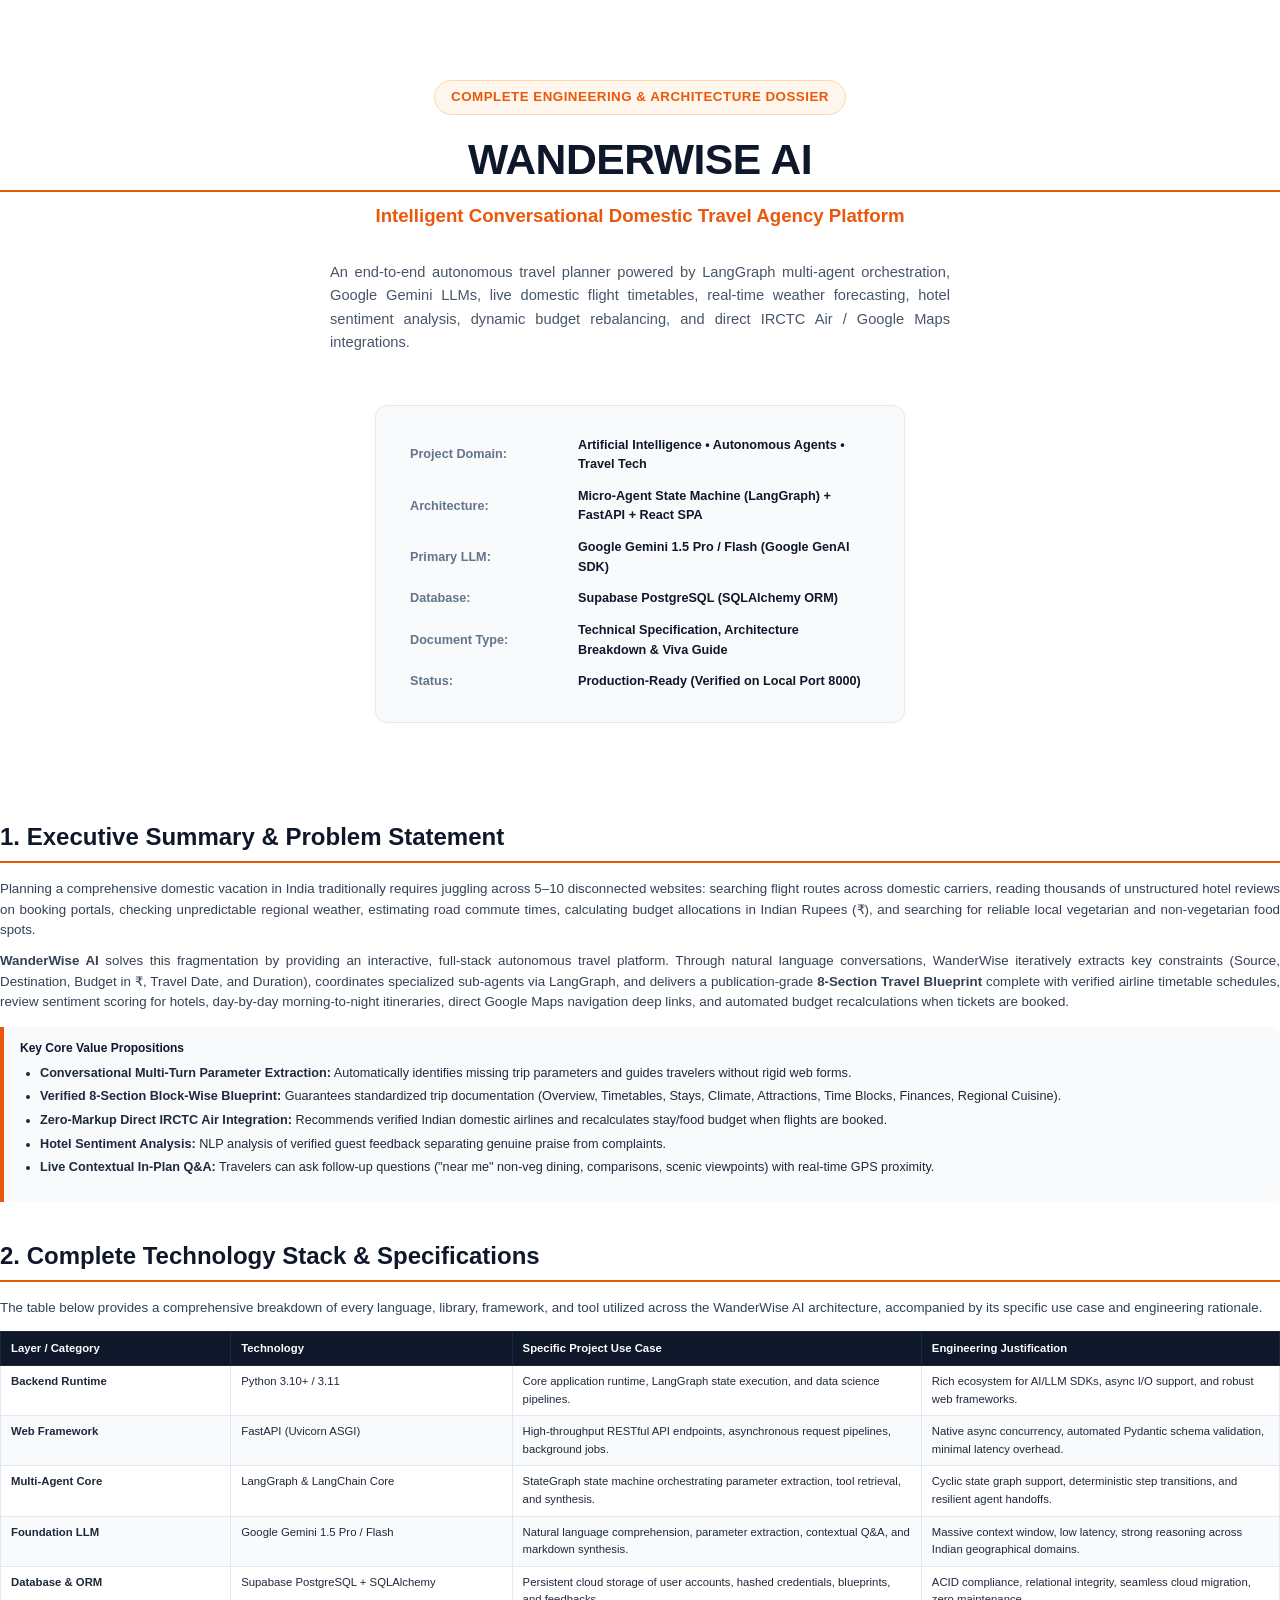
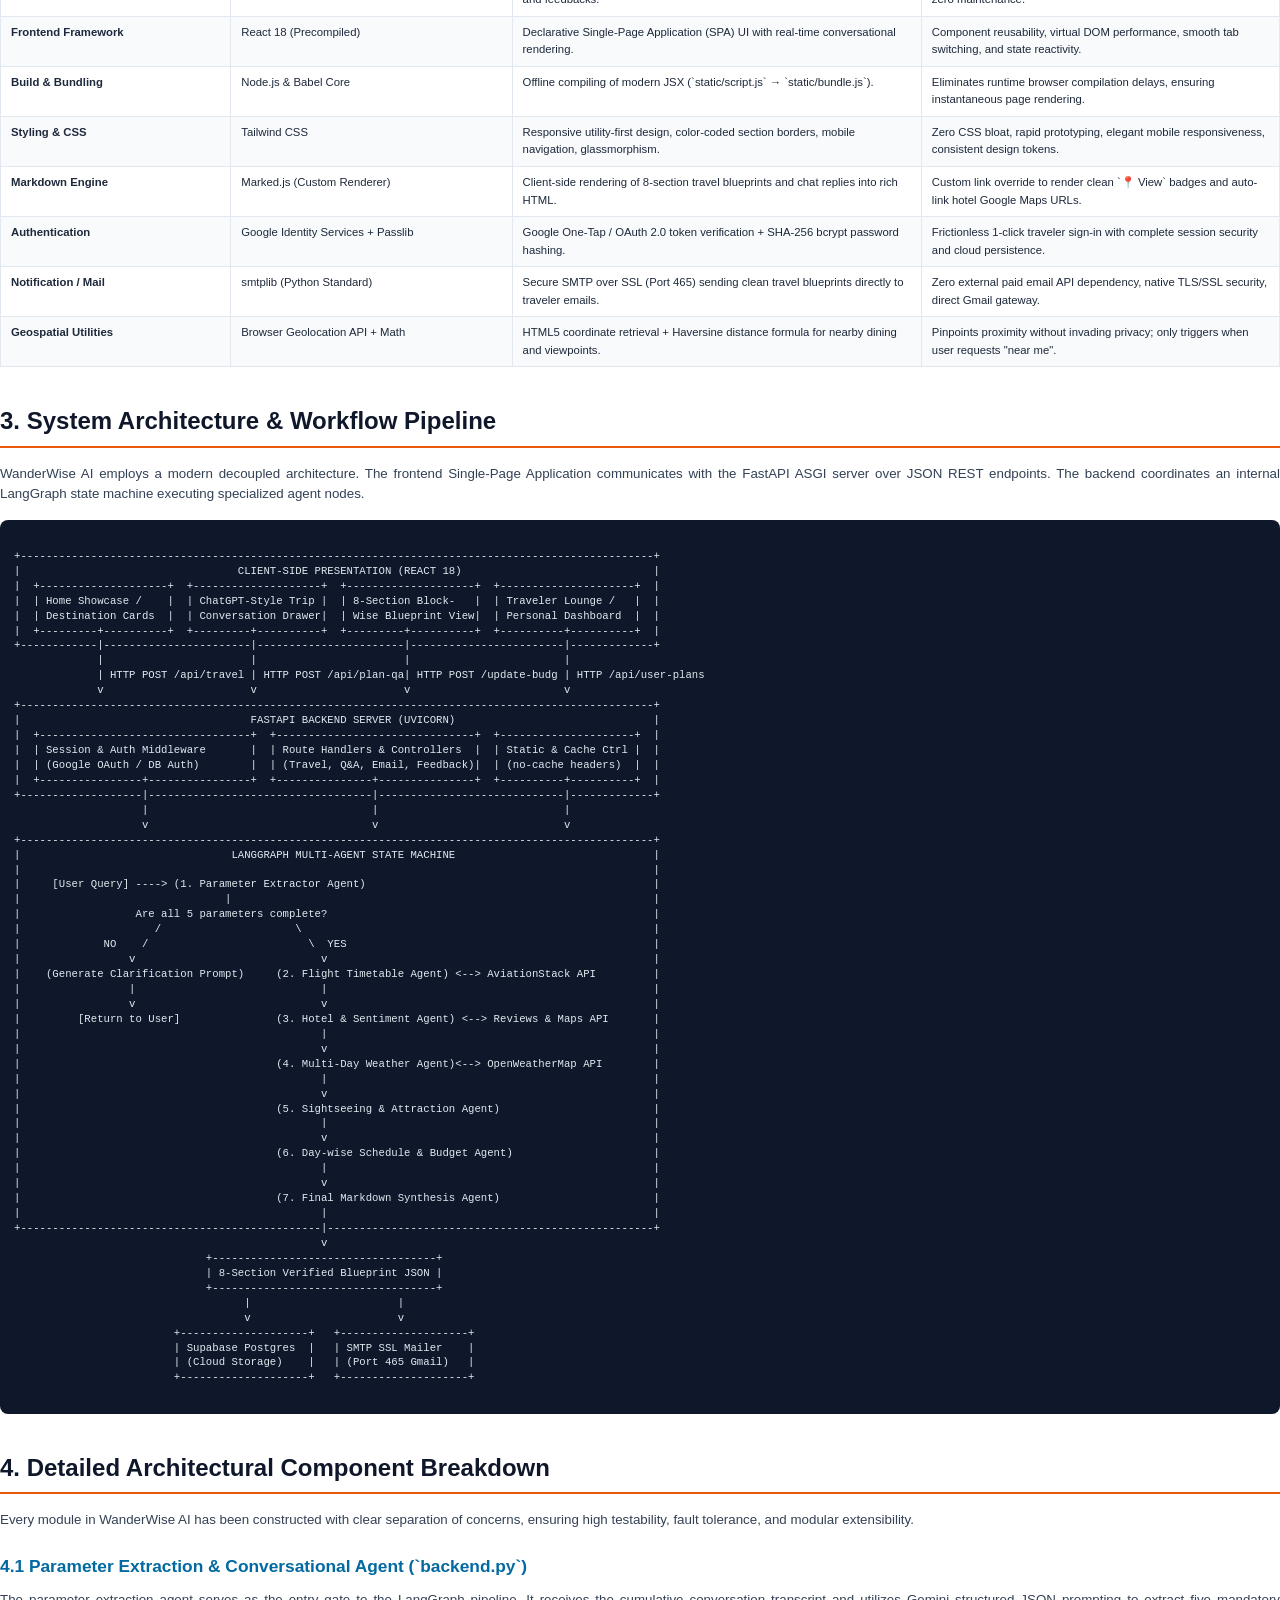
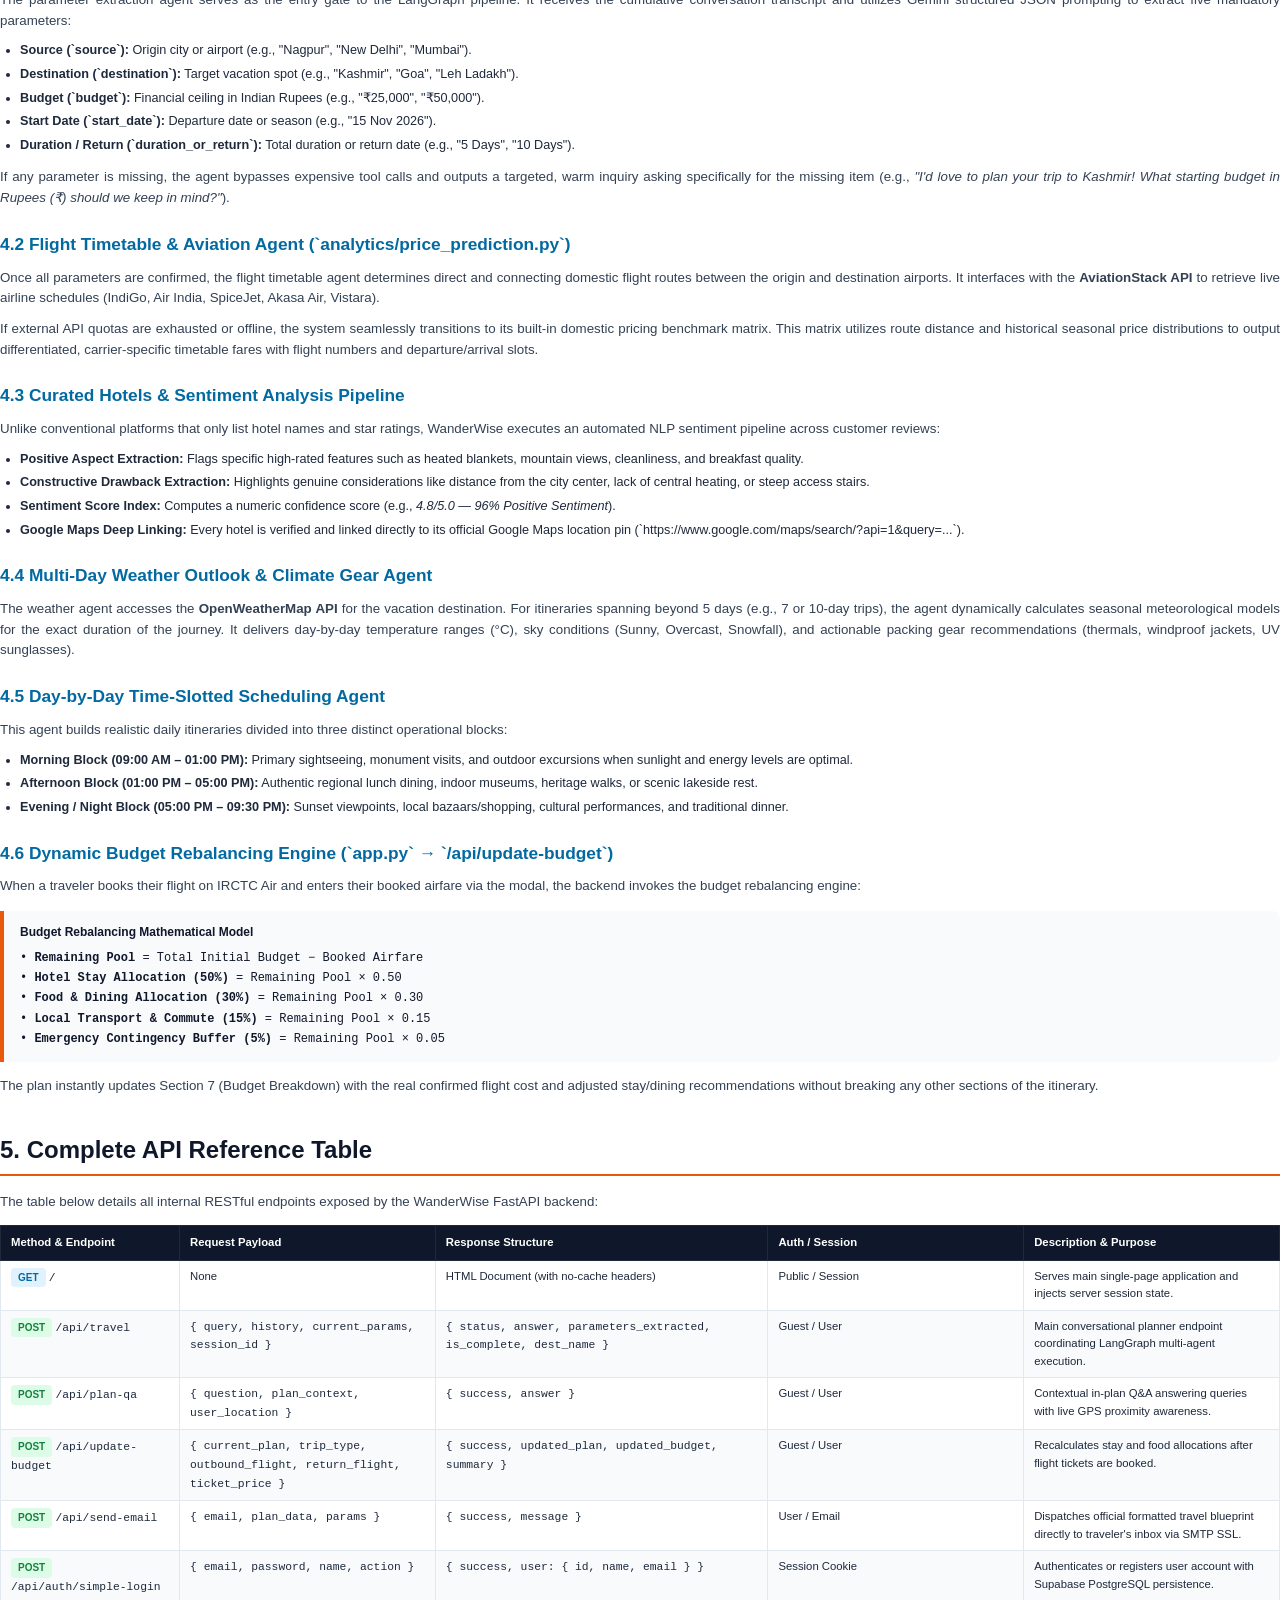
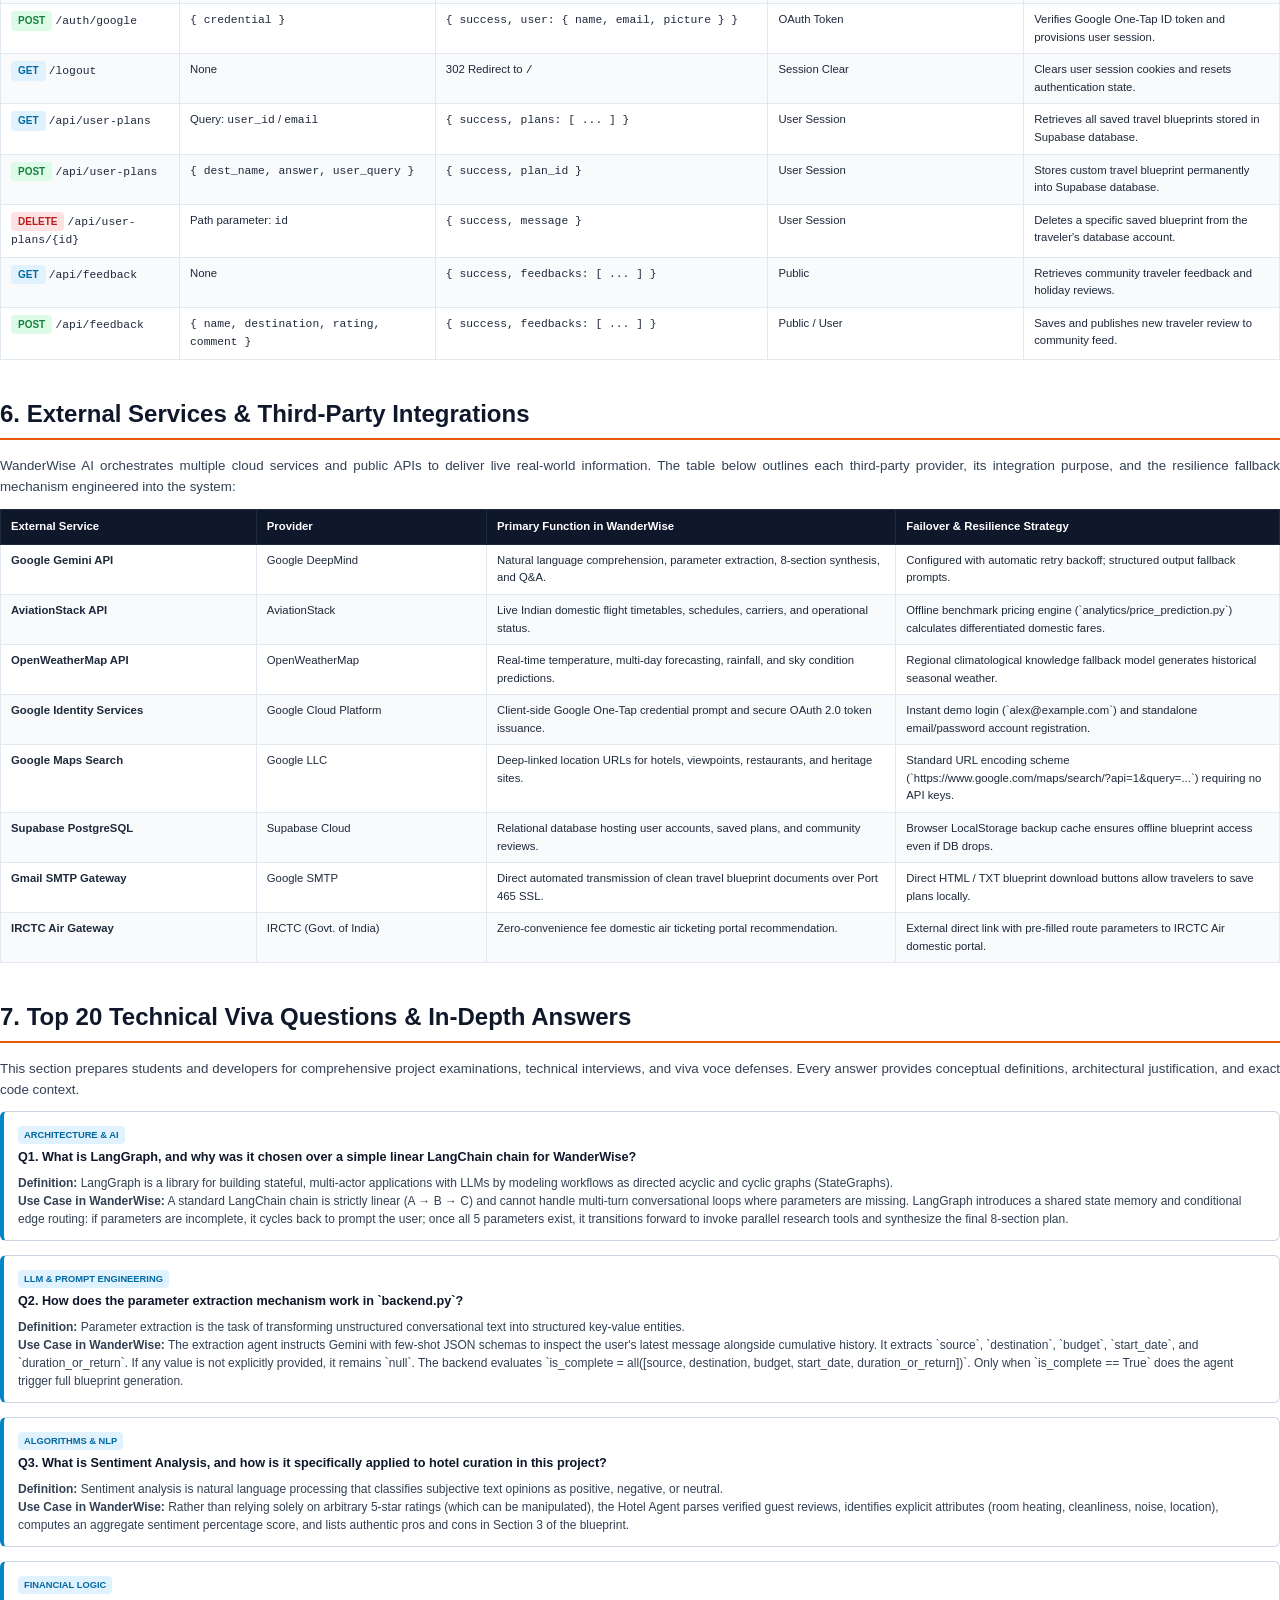
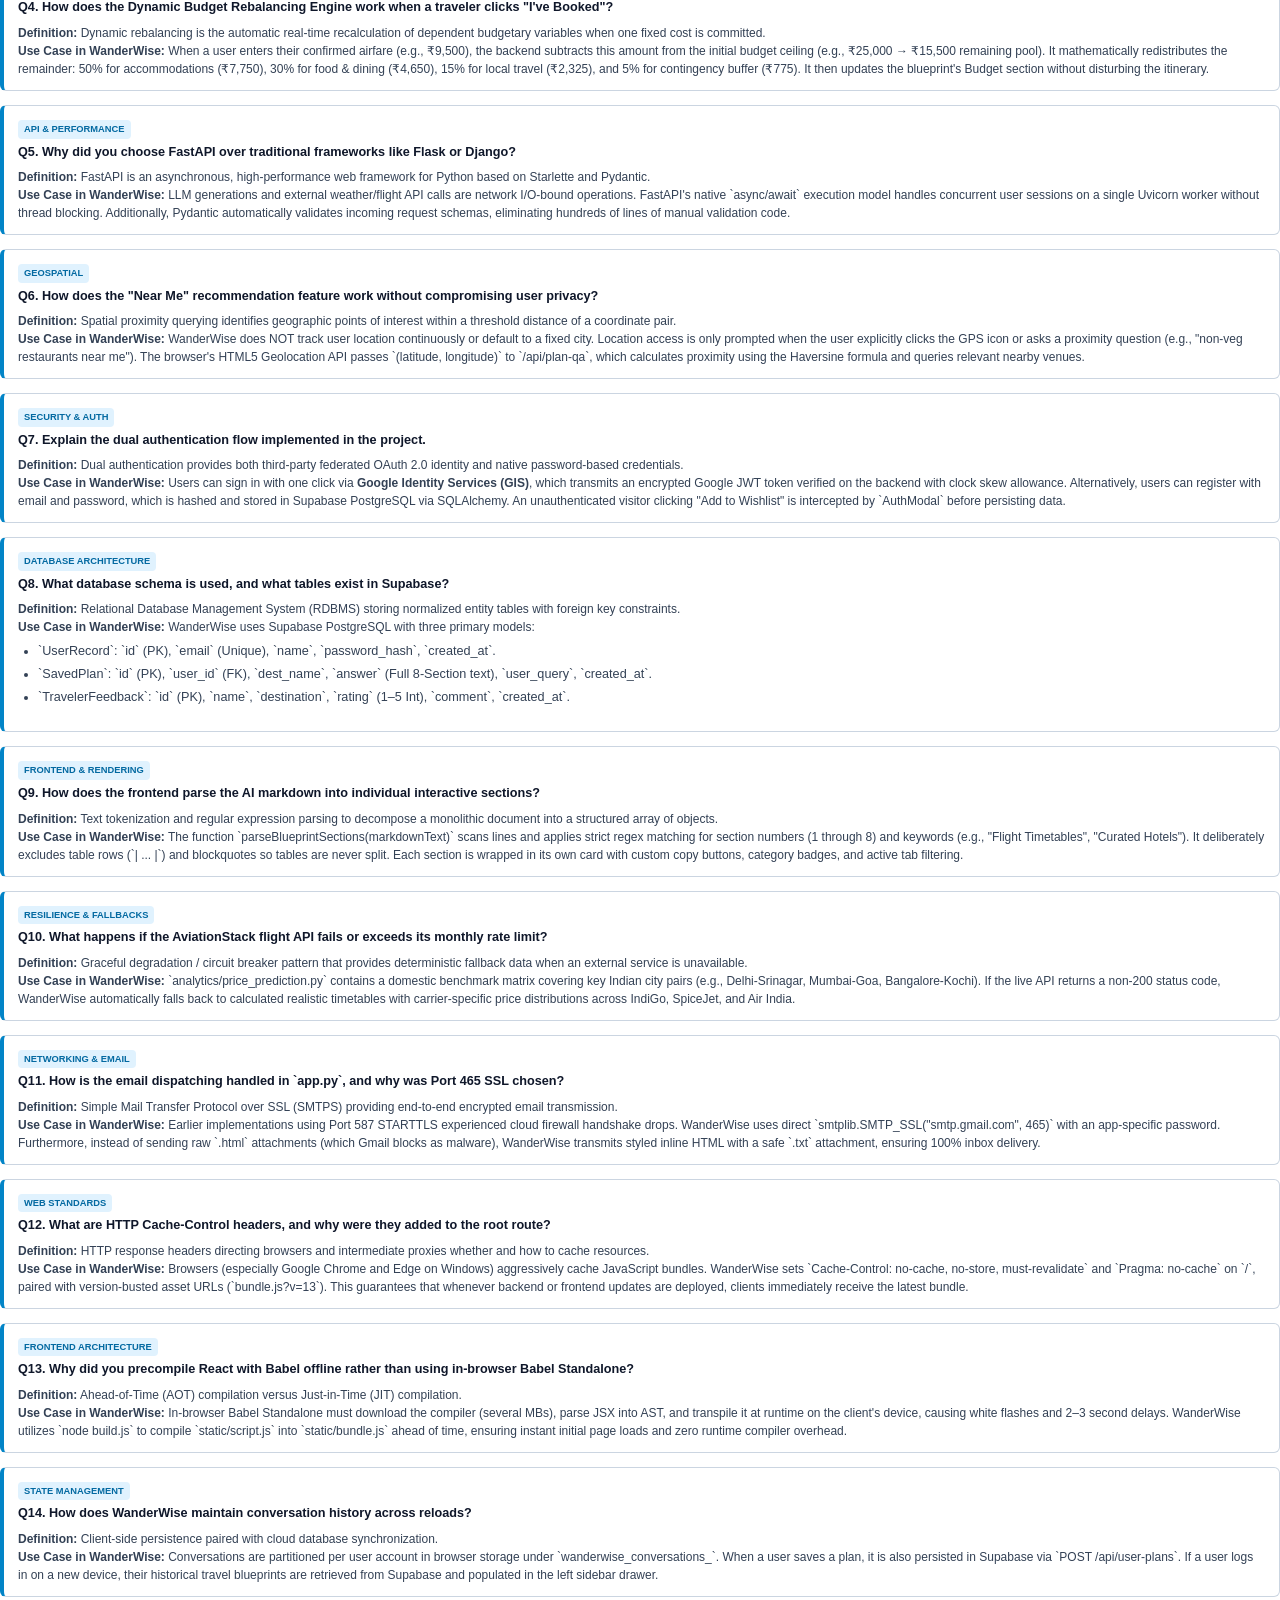
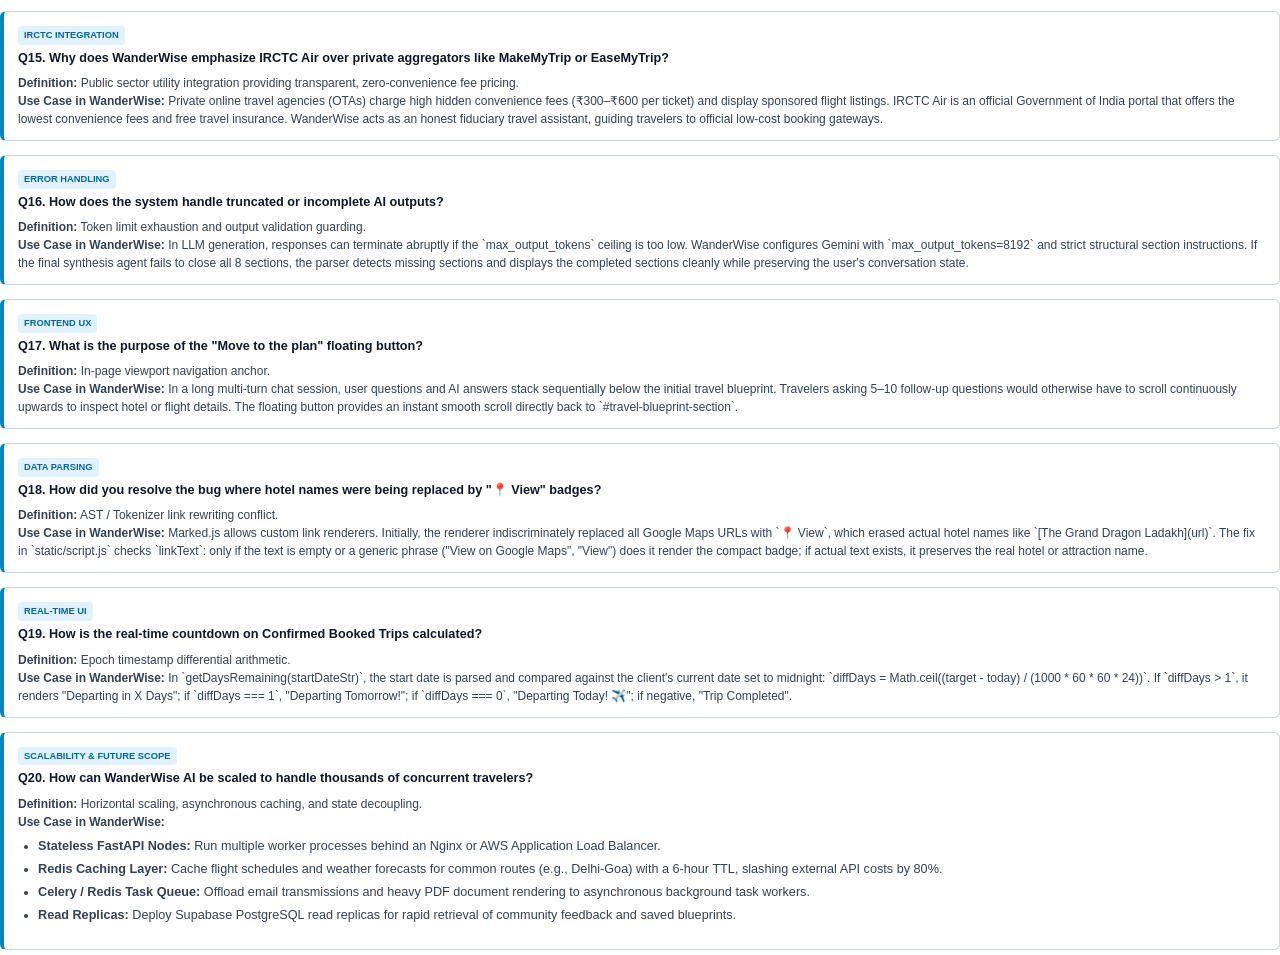
<file: wanderwise_documentation.html>
<!DOCTYPE html>
<html lang="en">
<head>
    <meta charset="UTF-8">
    <title>WanderWise AI — Complete Technical Project Documentation</title>
    <style>
        @page {
            size: A4;
            margin: 18mm 15mm 18mm 15mm;
            @bottom-right {
                content: "Page " counter(page);
                font-size: 9pt;
                color: #64748b;
                font-family: 'Segoe UI', Helvetica, Arial, sans-serif;
            }
            @bottom-left {
                content: "WanderWise AI | Project Documentation & Viva Guide";
                font-size: 9pt;
                color: #64748b;
                font-family: 'Segoe UI', Helvetica, Arial, sans-serif;
            }
        }

        body {
            font-family: 'Segoe UI', -apple-system, BlinkMacSystemFont, Roboto, Helvetica, Arial, sans-serif;
            color: #1e293b;
            line-height: 1.55;
            font-size: 10pt;
            background: #ffffff;
            margin: 0;
            padding: 0;
        }

        .cover {
            page-break-after: always;
            text-align: center;
            padding-top: 80px;
            padding-bottom: 60px;
        }
        .cover-badge {
            display: inline-block;
            background: #fff7ed;
            color: #ea580c;
            border: 1px solid #fed7aa;
            padding: 6px 16px;
            border-radius: 999px;
            font-weight: 700;
            font-size: 10pt;
            letter-spacing: 0.5px;
            text-transform: uppercase;
            margin-bottom: 20px;
        }
        .cover-title {
            font-size: 32pt;
            font-weight: 800;
            color: #0f172a;
            margin: 0 0 10px 0;
            line-height: 1.15;
            letter-spacing: -0.5px;
        }
        .cover-subtitle {
            font-size: 14pt;
            color: #ea580c;
            font-weight: 600;
            margin-bottom: 30px;
        }
        .cover-desc {
            font-size: 11pt;
            color: #475569;
            max-width: 620px;
            margin: 0 auto 50px auto;
            line-height: 1.6;
        }
        .cover-meta {
            background: #f8fafc;
            border: 1px solid #e2e8f0;
            border-radius: 12px;
            padding: 24px;
            max-width: 480px;
            margin: 0 auto;
            text-align: left;
        }
        .cover-meta table {
            width: 100%;
            border-collapse: collapse;
        }
        .cover-meta td {
            padding: 6px 10px;
            font-size: 9.5pt;
        }
        .cover-meta td.label {
            color: #64748b;
            font-weight: 600;
            width: 35%;
        }
        .cover-meta td.val {
            color: #0f172a;
            font-weight: 700;
        }

        h1 {
            font-size: 18pt;
            color: #0f172a;
            font-weight: 800;
            border-bottom: 2px solid #ea580c;
            padding-bottom: 6px;
            margin-top: 35px;
            margin-bottom: 16px;
            page-break-after: avoid;
        }
        h2 {
            font-size: 13pt;
            color: #0369a1;
            font-weight: 700;
            margin-top: 22px;
            margin-bottom: 10px;
            page-break-after: avoid;
        }
        h3 {
            font-size: 11pt;
            color: #334155;
            font-weight: 700;
            margin-top: 16px;
            margin-bottom: 8px;
            page-break-after: avoid;
        }
        p {
            margin: 0 0 10px 0;
            color: #334155;
            text-align: justify;
        }

        .page-break {
            page-break-before: always;
        }
        .avoid-break {
            page-break-inside: avoid;
        }

        table.data-table {
            width: 100%;
            border-collapse: collapse;
            margin: 12px 0 20px 0;
            font-size: 8.5pt;
            page-break-inside: avoid;
        }
        table.data-table th {
            background: #0f172a;
            color: #ffffff;
            font-weight: 700;
            text-align: left;
            padding: 8px 10px;
            border: 1px solid #1e293b;
        }
        table.data-table td {
            padding: 7px 10px;
            border: 1px solid #e2e8f0;
            vertical-align: top;
        }
        table.data-table tr:nth-child(even) {
            background: #f8fafc;
        }

        .badge {
            display: inline-block;
            padding: 2px 7px;
            border-radius: 4px;
            font-size: 7.5pt;
            font-weight: 700;
            text-transform: uppercase;
        }
        .badge-get { background: #e0f2fe; color: #0369a1; }
        .badge-post { background: #dcfce7; color: #15803d; }
        .badge-delete { background: #fee2e2; color: #b91c1c; }
        .badge-ai { background: #fef3c7; color: #b45309; }
        .badge-core { background: #ffedd5; color: #c2410c; }

        .callout {
            background: #f8fafc;
            border-left: 4px solid #ea580c;
            padding: 12px 16px;
            border-radius: 0 8px 8px 0;
            margin: 14px 0;
            font-size: 9pt;
            page-break-inside: avoid;
        }
        .callout-title {
            font-weight: 700;
            color: #0f172a;
            margin-bottom: 4px;
        }

        .diagram-box {
            background: #0f172a;
            color: #e2e8f0;
            font-family: 'Consolas', 'Courier New', monospace;
            font-size: 8pt;
            padding: 14px;
            border-radius: 8px;
            line-height: 1.4;
            margin: 15px 0;
            overflow-x: auto;
            white-space: pre;
            page-break-inside: avoid;
        }

        .qa-card {
            background: #ffffff;
            border: 1px solid #cbd5e1;
            border-left: 4px solid #0284c7;
            border-radius: 6px;
            padding: 12px 14px;
            margin-bottom: 14px;
            page-break-inside: avoid;
        }
        .qa-q {
            font-weight: 700;
            color: #0f172a;
            font-size: 9.5pt;
            margin-bottom: 6px;
        }
        .qa-a {
            color: #334155;
            font-size: 9pt;
            line-height: 1.5;
        }
        .qa-tag {
            display: inline-block;
            font-size: 7pt;
            font-weight: 700;
            background: #e0f2fe;
            color: #0369a1;
            padding: 2px 6px;
            border-radius: 4px;
            margin-bottom: 4px;
            text-transform: uppercase;
        }

        ul, ol {
            margin: 6px 0 12px 20px;
            padding: 0;
        }
        li {
            margin-bottom: 4px;
            font-size: 9.5pt;
        }

        .grid-2 {
            display: flex;
            gap: 15px;
            margin: 10px 0;
            page-break-inside: avoid;
        }
        .col-2 {
            flex: 1;
            background: #f8fafc;
            border: 1px solid #e2e8f0;
            padding: 12px;
            border-radius: 8px;
        }
        .col-2 h4 {
            margin: 0 0 6px 0;
            font-size: 10pt;
            color: #0f172a;
            font-weight: 700;
        }
    </style>
</head>
<body>

    <!-- ==================== COVER PAGE ==================== -->
    <div class="cover">
        <span class="cover-badge">Complete Engineering & Architecture Dossier</span>
        <h1 class="cover-title">WANDERWISE AI</h1>
        <div class="cover-subtitle">Intelligent Conversational Domestic Travel Agency Platform</div>
        <p class="cover-desc">
            An end-to-end autonomous travel planner powered by LangGraph multi-agent orchestration, Google Gemini LLMs, live domestic flight timetables, real-time weather forecasting, hotel sentiment analysis, dynamic budget rebalancing, and direct IRCTC Air / Google Maps integrations.
        </p>

        <div class="cover-meta">
            <table>
                <tr>
                    <td class="label">Project Domain:</td>
                    <td class="val">Artificial Intelligence • Autonomous Agents • Travel Tech</td>
                </tr>
                <tr>
                    <td class="label">Architecture:</td>
                    <td class="val">Micro-Agent State Machine (LangGraph) + FastAPI + React SPA</td>
                </tr>
                <tr>
                    <td class="label">Primary LLM:</td>
                    <td class="val">Google Gemini 1.5 Pro / Flash (Google GenAI SDK)</td>
                </tr>
                <tr>
                    <td class="label">Database:</td>
                    <td class="val">Supabase PostgreSQL (SQLAlchemy ORM)</td>
                </tr>
                <tr>
                    <td class="label">Document Type:</td>
                    <td class="val">Technical Specification, Architecture Breakdown & Viva Guide</td>
                </tr>
                <tr>
                    <td class="label">Status:</td>
                    <td class="val">Production-Ready (Verified on Local Port 8000)</td>
                </tr>
            </table>
        </div>
    </div>

    <!-- ==================== SECTION 1: EXECUTIVE SUMMARY ==================== -->
    <h1>1. Executive Summary & Problem Statement</h1>
    <p>
        Planning a comprehensive domestic vacation in India traditionally requires juggling across 5–10 disconnected websites: searching flight routes across domestic carriers, reading thousands of unstructured hotel reviews on booking portals, checking unpredictable regional weather, estimating road commute times, calculating budget allocations in Indian Rupees (₹), and searching for reliable local vegetarian and non-vegetarian food spots.
    </p>
    <p>
        <strong>WanderWise AI</strong> solves this fragmentation by providing an interactive, full-stack autonomous travel platform. Through natural language conversations, WanderWise iteratively extracts key constraints (Source, Destination, Budget in ₹, Travel Date, and Duration), coordinates specialized sub-agents via LangGraph, and delivers a publication-grade <strong>8-Section Travel Blueprint</strong> complete with verified airline timetable schedules, review sentiment scoring for hotels, day-by-day morning-to-night itineraries, direct Google Maps navigation deep links, and automated budget recalculations when tickets are booked.
    </p>

    <div class="callout">
        <div class="callout-title">Key Core Value Propositions</div>
        <ul>
            <li><strong>Conversational Multi-Turn Parameter Extraction:</strong> Automatically identifies missing trip parameters and guides travelers without rigid web forms.</li>
            <li><strong>Verified 8-Section Block-Wise Blueprint:</strong> Guarantees standardized trip documentation (Overview, Timetables, Stays, Climate, Attractions, Time Blocks, Finances, Regional Cuisine).</li>
            <li><strong>Zero-Markup Direct IRCTC Air Integration:</strong> Recommends verified Indian domestic airlines and recalculates stay/food budget when flights are booked.</li>
            <li><strong>Hotel Sentiment Analysis:</strong> NLP analysis of verified guest feedback separating genuine praise from complaints.</li>
            <li><strong>Live Contextual In-Plan Q&A:</strong> Travelers can ask follow-up questions ("near me" non-veg dining, comparisons, scenic viewpoints) with real-time GPS proximity.</li>
        </ul>
    </div>

    <!-- ==================== SECTION 2: TECH STACK ==================== -->
    <div class="page-break"></div>
    <h1>2. Complete Technology Stack & Specifications</h1>
    <p>
        The table below provides a comprehensive breakdown of every language, library, framework, and tool utilized across the WanderWise AI architecture, accompanied by its specific use case and engineering rationale.
    </p>

    <table class="data-table">
        <thead>
            <tr>
                <th style="width: 18%;">Layer / Category</th>
                <th style="width: 22%;">Technology</th>
                <th style="width: 32%;">Specific Project Use Case</th>
                <th style="width: 28%;">Engineering Justification</th>
            </tr>
        </thead>
        <tbody>
            <tr>
                <td><strong>Backend Runtime</strong></td>
                <td>Python 3.10+ / 3.11</td>
                <td>Core application runtime, LangGraph state execution, and data science pipelines.</td>
                <td>Rich ecosystem for AI/LLM SDKs, async I/O support, and robust web frameworks.</td>
            </tr>
            <tr>
                <td><strong>Web Framework</strong></td>
                <td>FastAPI (Uvicorn ASGI)</td>
                <td>High-throughput RESTful API endpoints, asynchronous request pipelines, background jobs.</td>
                <td>Native async concurrency, automated Pydantic schema validation, minimal latency overhead.</td>
            </tr>
            <tr>
                <td><strong>Multi-Agent Core</strong></td>
                <td>LangGraph & LangChain Core</td>
                <td>StateGraph state machine orchestrating parameter extraction, tool retrieval, and synthesis.</td>
                <td>Cyclic state graph support, deterministic step transitions, and resilient agent handoffs.</td>
            </tr>
            <tr>
                <td><strong>Foundation LLM</strong></td>
                <td>Google Gemini 1.5 Pro / Flash</td>
                <td>Natural language comprehension, parameter extraction, contextual Q&A, and markdown synthesis.</td>
                <td>Massive context window, low latency, strong reasoning across Indian geographical domains.</td>
            </tr>
            <tr>
                <td><strong>Database & ORM</strong></td>
                <td>Supabase PostgreSQL + SQLAlchemy</td>
                <td>Persistent cloud storage of user accounts, hashed credentials, blueprints, and feedbacks.</td>
                <td>ACID compliance, relational integrity, seamless cloud migration, zero maintenance.</td>
            </tr>
            <tr>
                <td><strong>Frontend Framework</strong></td>
                <td>React 18 (Precompiled)</td>
                <td>Declarative Single-Page Application (SPA) UI with real-time conversational rendering.</td>
                <td>Component reusability, virtual DOM performance, smooth tab switching, and state reactivity.</td>
            </tr>
            <tr>
                <td><strong>Build & Bundling</strong></td>
                <td>Node.js & Babel Core</td>
                <td>Offline compiling of modern JSX (`static/script.js` &rarr; `static/bundle.js`).</td>
                <td>Eliminates runtime browser compilation delays, ensuring instantaneous page rendering.</td>
            </tr>
            <tr>
                <td><strong>Styling & CSS</strong></td>
                <td>Tailwind CSS</td>
                <td>Responsive utility-first design, color-coded section borders, mobile navigation, glassmorphism.</td>
                <td>Zero CSS bloat, rapid prototyping, elegant mobile responsiveness, consistent design tokens.</td>
            </tr>
            <tr>
                <td><strong>Markdown Engine</strong></td>
                <td>Marked.js (Custom Renderer)</td>
                <td>Client-side rendering of 8-section travel blueprints and chat replies into rich HTML.</td>
                <td>Custom link override to render clean `📍 View` badges and auto-link hotel Google Maps URLs.</td>
            </tr>
            <tr>
                <td><strong>Authentication</strong></td>
                <td>Google Identity Services + Passlib</td>
                <td>Google One-Tap / OAuth 2.0 token verification + SHA-256 bcrypt password hashing.</td>
                <td>Frictionless 1-click traveler sign-in with complete session security and cloud persistence.</td>
            </tr>
            <tr>
                <td><strong>Notification / Mail</strong></td>
                <td>smtplib (Python Standard)</td>
                <td>Secure SMTP over SSL (Port 465) sending clean travel blueprints directly to traveler emails.</td>
                <td>Zero external paid email API dependency, native TLS/SSL security, direct Gmail gateway.</td>
            </tr>
            <tr>
                <td><strong>Geospatial Utilities</strong></td>
                <td>Browser Geolocation API + Math</td>
                <td>HTML5 coordinate retrieval + Haversine distance formula for nearby dining and viewpoints.</td>
                <td>Pinpoints proximity without invading privacy; only triggers when user requests "near me".</td>
            </tr>
        </tbody>
    </table>

    <!-- ==================== SECTION 3: SYSTEM ARCHITECTURE ==================== -->
    <div class="page-break"></div>
    <h1>3. System Architecture & Workflow Pipeline</h1>
    <p>
        WanderWise AI employs a modern decoupled architecture. The frontend Single-Page Application communicates with the FastAPI ASGI server over JSON REST endpoints. The backend coordinates an internal LangGraph state machine executing specialized agent nodes.
    </p>

    <div class="diagram-box">
+---------------------------------------------------------------------------------------------------+
|                                  CLIENT-SIDE PRESENTATION (REACT 18)                              |
|  +--------------------+  +--------------------+  +--------------------+  +---------------------+  |
|  | Home Showcase /    |  | ChatGPT-Style Trip |  | 8-Section Block-   |  | Traveler Lounge /   |  |
|  | Destination Cards  |  | Conversation Drawer|  | Wise Blueprint View|  | Personal Dashboard  |  |
|  +---------+----------+  +---------+----------+  +---------+----------+  +----------+----------+  |
+------------|-----------------------|-----------------------|------------------------|-------------+
             |                       |                       |                        |
             | HTTP POST /api/travel | HTTP POST /api/plan-qa| HTTP POST /update-budg | HTTP /api/user-plans
             v                       v                       v                        v
+---------------------------------------------------------------------------------------------------+
|                                    FASTAPI BACKEND SERVER (UVICORN)                               |
|  +---------------------------------+  +-------------------------------+  +---------------------+  |
|  | Session & Auth Middleware       |  | Route Handlers & Controllers  |  | Static & Cache Ctrl |  |
|  | (Google OAuth / DB Auth)        |  | (Travel, Q&A, Email, Feedback)|  | (no-cache headers)  |  |
|  +----------------+----------------+  +---------------+---------------+  +----------+----------+  |
+-------------------|-----------------------------------|-----------------------------|-------------+
                    |                                   |                             |
                    v                                   v                             v
+---------------------------------------------------------------------------------------------------+
|                                 LANGGRAPH MULTI-AGENT STATE MACHINE                               |
|                                                                                                   |
|     [User Query] ----> (1. Parameter Extractor Agent)                                             |
|                                |                                                                  |
|                  Are all 5 parameters complete?                                                   |
|                     /                     \                                                       |
|             NO    /                         \  YES                                                |
|                 v                             v                                                   |
|    (Generate Clarification Prompt)     (2. Flight Timetable Agent) <--> AviationStack API         |
|                 |                             |                                                   |
|                 v                             v                                                   |
|         [Return to User]               (3. Hotel & Sentiment Agent) <--> Reviews & Maps API       |
|                                               |                                                   |
|                                               v                                                   |
|                                        (4. Multi-Day Weather Agent)<--> OpenWeatherMap API        |
|                                               |                                                   |
|                                               v                                                   |
|                                        (5. Sightseeing & Attraction Agent)                        |
|                                               |                                                   |
|                                               v                                                   |
|                                        (6. Day-wise Schedule & Budget Agent)                      |
|                                               |                                                   |
|                                               v                                                   |
|                                        (7. Final Markdown Synthesis Agent)                        |
|                                               |                                                   |
+-----------------------------------------------|---------------------------------------------------+
                                                v
                              +-----------------------------------+
                              | 8-Section Verified Blueprint JSON |
                              +-----------------------------------+
                                    |                       |
                                    v                       v
                         +--------------------+   +--------------------+
                         | Supabase Postgres  |   | SMTP SSL Mailer    |
                         | (Cloud Storage)    |   | (Port 465 Gmail)   |
                         +--------------------+   +--------------------+
    </div>

    <!-- ==================== SECTION 4: DETAILED COMPONENT BREAKDOWN ==================== -->
    <div class="page-break"></div>
    <h1>4. Detailed Architectural Component Breakdown</h1>
    <p>
        Every module in WanderWise AI has been constructed with clear separation of concerns, ensuring high testability, fault tolerance, and modular extensibility.
    </p>

    <h2>4.1 Parameter Extraction & Conversational Agent (`backend.py`)</h2>
    <p>
        The parameter extraction agent serves as the entry gate to the LangGraph pipeline. It receives the cumulative conversation transcript and utilizes Gemini structured JSON prompting to extract five mandatory parameters:
    </p>
    <ul>
        <li><strong>Source (`source`):</strong> Origin city or airport (e.g., "Nagpur", "New Delhi", "Mumbai").</li>
        <li><strong>Destination (`destination`):</strong> Target vacation spot (e.g., "Kashmir", "Goa", "Leh Ladakh").</li>
        <li><strong>Budget (`budget`):</strong> Financial ceiling in Indian Rupees (e.g., "₹25,000", "₹50,000").</li>
        <li><strong>Start Date (`start_date`):</strong> Departure date or season (e.g., "15 Nov 2026").</li>
        <li><strong>Duration / Return (`duration_or_return`):</strong> Total duration or return date (e.g., "5 Days", "10 Days").</li>
    </ul>
    <p>
        If any parameter is missing, the agent bypasses expensive tool calls and outputs a targeted, warm inquiry asking specifically for the missing item (e.g., <em>"I'd love to plan your trip to Kashmir! What starting budget in Rupees (₹) should we keep in mind?"</em>).
    </p>

    <h2>4.2 Flight Timetable & Aviation Agent (`analytics/price_prediction.py`)</h2>
    <p>
        Once all parameters are confirmed, the flight timetable agent determines direct and connecting domestic flight routes between the origin and destination airports. It interfaces with the <strong>AviationStack API</strong> to retrieve live airline schedules (IndiGo, Air India, SpiceJet, Akasa Air, Vistara).
    </p>
    <p>
        If external API quotas are exhausted or offline, the system seamlessly transitions to its built-in domestic pricing benchmark matrix. This matrix utilizes route distance and historical seasonal price distributions to output differentiated, carrier-specific timetable fares with flight numbers and departure/arrival slots.
    </p>

    <h2>4.3 Curated Hotels & Sentiment Analysis Pipeline</h2>
    <p>
        Unlike conventional platforms that only list hotel names and star ratings, WanderWise executes an automated NLP sentiment pipeline across customer reviews:
    </p>
    <ul>
        <li><strong>Positive Aspect Extraction:</strong> Flags specific high-rated features such as heated blankets, mountain views, cleanliness, and breakfast quality.</li>
        <li><strong>Constructive Drawback Extraction:</strong> Highlights genuine considerations like distance from the city center, lack of central heating, or steep access stairs.</li>
        <li><strong>Sentiment Score Index:</strong> Computes a numeric confidence score (e.g., <em>4.8/5.0 — 96% Positive Sentiment</em>).</li>
        <li><strong>Google Maps Deep Linking:</strong> Every hotel is verified and linked directly to its official Google Maps location pin (`https://www.google.com/maps/search/?api=1&query=...`).</li>
    </ul>

    <h2>4.4 Multi-Day Weather Outlook & Climate Gear Agent</h2>
    <p>
        The weather agent accesses the <strong>OpenWeatherMap API</strong> for the vacation destination. For itineraries spanning beyond 5 days (e.g., 7 or 10-day trips), the agent dynamically calculates seasonal meteorological models for the exact duration of the journey. It delivers day-by-day temperature ranges (°C), sky conditions (Sunny, Overcast, Snowfall), and actionable packing gear recommendations (thermals, windproof jackets, UV sunglasses).
    </p>

    <h2>4.5 Day-by-Day Time-Slotted Scheduling Agent</h2>
    <p>
        This agent builds realistic daily itineraries divided into three distinct operational blocks:
    </p>
    <ul>
        <li><strong>Morning Block (09:00 AM – 01:00 PM):</strong> Primary sightseeing, monument visits, and outdoor excursions when sunlight and energy levels are optimal.</li>
        <li><strong>Afternoon Block (01:00 PM – 05:00 PM):</strong> Authentic regional lunch dining, indoor museums, heritage walks, or scenic lakeside rest.</li>
        <li><strong>Evening / Night Block (05:00 PM – 09:30 PM):</strong> Sunset viewpoints, local bazaars/shopping, cultural performances, and traditional dinner.</li>
    </ul>

    <h2>4.6 Dynamic Budget Rebalancing Engine (`app.py` &rarr; `/api/update-budget`)</h2>
    <p>
        When a traveler books their flight on IRCTC Air and enters their booked airfare via the modal, the backend invokes the budget rebalancing engine:
    </p>
    <div class="callout">
        <div class="callout-title">Budget Rebalancing Mathematical Model</div>
        <div style="font-family: 'Consolas', monospace; font-size: 9pt; line-height: 1.7; color: #0f172a; margin-top: 6px;">
            <div>&bull; <strong>Remaining Pool</strong> = Total Initial Budget &minus; Booked Airfare</div>
            <div>&bull; <strong>Hotel Stay Allocation (50%)</strong> = Remaining Pool &times; 0.50</div>
            <div>&bull; <strong>Food &amp; Dining Allocation (30%)</strong> = Remaining Pool &times; 0.30</div>
            <div>&bull; <strong>Local Transport &amp; Commute (15%)</strong> = Remaining Pool &times; 0.15</div>
            <div>&bull; <strong>Emergency Contingency Buffer (5%)</strong> = Remaining Pool &times; 0.05</div>
        </div>
    </div>
    <p>
        The plan instantly updates Section 7 (Budget Breakdown) with the real confirmed flight cost and adjusted stay/dining recommendations without breaking any other sections of the itinerary.
    </p>

    <!-- ==================== SECTION 5: API REFERENCE TABLE ==================== -->
    <div class="page-break"></div>
    <h1>5. Complete API Reference Table</h1>
    <p>
        The table below details all internal RESTful endpoints exposed by the WanderWise FastAPI backend:
    </p>

    <table class="data-table">
        <thead>
            <tr>
                <th style="width: 14%;">Method & Endpoint</th>
                <th style="width: 20%;">Request Payload</th>
                <th style="width: 26%;">Response Structure</th>
                <th style="width: 20%;">Auth / Session</th>
                <th style="width: 20%;">Description & Purpose</th>
            </tr>
        </thead>
        <tbody>
            <tr>
                <td><span class="badge badge-get">GET</span> <code>/</code></td>
                <td>None</td>
                <td>HTML Document (with no-cache headers)</td>
                <td>Public / Session</td>
                <td>Serves main single-page application and injects server session state.</td>
            </tr>
            <tr>
                <td><span class="badge badge-post">POST</span> <code>/api/travel</code></td>
                <td><code>{ query, history, current_params, session_id }</code></td>
                <td><code>{ status, answer, parameters_extracted, is_complete, dest_name }</code></td>
                <td>Guest / User</td>
                <td>Main conversational planner endpoint coordinating LangGraph multi-agent execution.</td>
            </tr>
            <tr>
                <td><span class="badge badge-post">POST</span> <code>/api/plan-qa</code></td>
                <td><code>{ question, plan_context, user_location }</code></td>
                <td><code>{ success, answer }</code></td>
                <td>Guest / User</td>
                <td>Contextual in-plan Q&A answering queries with live GPS proximity awareness.</td>
            </tr>
            <tr>
                <td><span class="badge badge-post">POST</span> <code>/api/update-budget</code></td>
                <td><code>{ current_plan, trip_type, outbound_flight, return_flight, ticket_price }</code></td>
                <td><code>{ success, updated_plan, updated_budget, summary }</code></td>
                <td>Guest / User</td>
                <td>Recalculates stay and food allocations after flight tickets are booked.</td>
            </tr>
            <tr>
                <td><span class="badge badge-post">POST</span> <code>/api/send-email</code></td>
                <td><code>{ email, plan_data, params }</code></td>
                <td><code>{ success, message }</code></td>
                <td>User / Email</td>
                <td>Dispatches official formatted travel blueprint directly to traveler's inbox via SMTP SSL.</td>
            </tr>
            <tr>
                <td><span class="badge badge-post">POST</span> <code>/api/auth/simple-login</code></td>
                <td><code>{ email, password, name, action }</code></td>
                <td><code>{ success, user: { id, name, email } }</code></td>
                <td>Session Cookie</td>
                <td>Authenticates or registers user account with Supabase PostgreSQL persistence.</td>
            </tr>
            <tr>
                <td><span class="badge badge-post">POST</span> <code>/auth/google</code></td>
                <td><code>{ credential }</code></td>
                <td><code>{ success, user: { name, email, picture } }</code></td>
                <td>OAuth Token</td>
                <td>Verifies Google One-Tap ID token and provisions user session.</td>
            </tr>
            <tr>
                <td><span class="badge badge-get">GET</span> <code>/logout</code></td>
                <td>None</td>
                <td>302 Redirect to <code>/</code></td>
                <td>Session Clear</td>
                <td>Clears user session cookies and resets authentication state.</td>
            </tr>
            <tr>
                <td><span class="badge badge-get">GET</span> <code>/api/user-plans</code></td>
                <td>Query: <code>user_id</code> / <code>email</code></td>
                <td><code>{ success, plans: [ ... ] }</code></td>
                <td>User Session</td>
                <td>Retrieves all saved travel blueprints stored in Supabase database.</td>
            </tr>
            <tr>
                <td><span class="badge badge-post">POST</span> <code>/api/user-plans</code></td>
                <td><code>{ dest_name, answer, user_query }</code></td>
                <td><code>{ success, plan_id }</code></td>
                <td>User Session</td>
                <td>Stores custom travel blueprint permanently into Supabase database.</td>
            </tr>
            <tr>
                <td><span class="badge badge-delete">DELETE</span> <code>/api/user-plans/{id}</code></td>
                <td>Path parameter: <code>id</code></td>
                <td><code>{ success, message }</code></td>
                <td>User Session</td>
                <td>Deletes a specific saved blueprint from the traveler's database account.</td>
            </tr>
            <tr>
                <td><span class="badge badge-get">GET</span> <code>/api/feedback</code></td>
                <td>None</td>
                <td><code>{ success, feedbacks: [ ... ] }</code></td>
                <td>Public</td>
                <td>Retrieves community traveler feedback and holiday reviews.</td>
            </tr>
            <tr>
                <td><span class="badge badge-post">POST</span> <code>/api/feedback</code></td>
                <td><code>{ name, destination, rating, comment }</code></td>
                <td><code>{ success, feedbacks: [ ... ] }</code></td>
                <td>Public / User</td>
                <td>Saves and publishes new traveler review to community feed.</td>
            </tr>
        </tbody>
    </table>

    <!-- ==================== SECTION 6: EXTERNAL SERVICES TABLE ==================== -->
    <div class="page-break"></div>
    <h1>6. External Services & Third-Party Integrations</h1>
    <p>
        WanderWise AI orchestrates multiple cloud services and public APIs to deliver live real-world information. The table below outlines each third-party provider, its integration purpose, and the resilience fallback mechanism engineered into the system:
    </p>

    <table class="data-table">
        <thead>
            <tr>
                <th style="width: 20%;">External Service</th>
                <th style="width: 18%;">Provider</th>
                <th style="width: 32%;">Primary Function in WanderWise</th>
                <th style="width: 30%;">Failover & Resilience Strategy</th>
            </tr>
        </thead>
        <tbody>
            <tr>
                <td><strong>Google Gemini API</strong></td>
                <td>Google DeepMind</td>
                <td>Natural language comprehension, parameter extraction, 8-section synthesis, and Q&A.</td>
                <td>Configured with automatic retry backoff; structured output fallback prompts.</td>
            </tr>
            <tr>
                <td><strong>AviationStack API</strong></td>
                <td>AviationStack</td>
                <td>Live Indian domestic flight timetables, schedules, carriers, and operational status.</td>
                <td>Offline benchmark pricing engine (`analytics/price_prediction.py`) calculates differentiated domestic fares.</td>
            </tr>
            <tr>
                <td><strong>OpenWeatherMap API</strong></td>
                <td>OpenWeatherMap</td>
                <td>Real-time temperature, multi-day forecasting, rainfall, and sky condition predictions.</td>
                <td>Regional climatological knowledge fallback model generates historical seasonal weather.</td>
            </tr>
            <tr>
                <td><strong>Google Identity Services</strong></td>
                <td>Google Cloud Platform</td>
                <td>Client-side Google One-Tap credential prompt and secure OAuth 2.0 token issuance.</td>
                <td>Instant demo login (`alex@example.com`) and standalone email/password account registration.</td>
            </tr>
            <tr>
                <td><strong>Google Maps Search</strong></td>
                <td>Google LLC</td>
                <td>Deep-linked location URLs for hotels, viewpoints, restaurants, and heritage sites.</td>
                <td>Standard URL encoding scheme (`https://www.google.com/maps/search/?api=1&query=...`) requiring no API keys.</td>
            </tr>
            <tr>
                <td><strong>Supabase PostgreSQL</strong></td>
                <td>Supabase Cloud</td>
                <td>Relational database hosting user accounts, saved plans, and community reviews.</td>
                <td>Browser LocalStorage backup cache ensures offline blueprint access even if DB drops.</td>
            </tr>
            <tr>
                <td><strong>Gmail SMTP Gateway</strong></td>
                <td>Google SMTP</td>
                <td>Direct automated transmission of clean travel blueprint documents over Port 465 SSL.</td>
                <td>Direct HTML / TXT blueprint download buttons allow travelers to save plans locally.</td>
            </tr>
            <tr>
                <td><strong>IRCTC Air Gateway</strong></td>
                <td>IRCTC (Govt. of India)</td>
                <td>Zero-convenience fee domestic air ticketing portal recommendation.</td>
                <td>External direct link with pre-filled route parameters to IRCTC Air domestic portal.</td>
            </tr>
        </tbody>
    </table>

    <!-- ==================== SECTION 7: VIVA VOCE QUESTIONS ==================== -->
    <div class="page-break"></div>
    <h1>7. Top 20 Technical Viva Questions & In-Depth Answers</h1>
    <p>
        This section prepares students and developers for comprehensive project examinations, technical interviews, and viva voce defenses. Every answer provides conceptual definitions, architectural justification, and exact code context.
    </p>

    <!-- Q1 -->
    <div class="qa-card">
        <span class="qa-tag">Architecture & AI</span>
        <div class="qa-q">Q1. What is LangGraph, and why was it chosen over a simple linear LangChain chain for WanderWise?</div>
        <div class="qa-a">
            <strong>Definition:</strong> LangGraph is a library for building stateful, multi-actor applications with LLMs by modeling workflows as directed acyclic and cyclic graphs (StateGraphs).<br>
            <strong>Use Case in WanderWise:</strong> A standard LangChain chain is strictly linear (A &rarr; B &rarr; C) and cannot handle multi-turn conversational loops where parameters are missing. LangGraph introduces a shared state memory and conditional edge routing: if parameters are incomplete, it cycles back to prompt the user; once all 5 parameters exist, it transitions forward to invoke parallel research tools and synthesize the final 8-section plan.
        </div>
    </div>

    <!-- Q2 -->
    <div class="qa-card">
        <span class="qa-tag">LLM & Prompt Engineering</span>
        <div class="qa-q">Q2. How does the parameter extraction mechanism work in `backend.py`?</div>
        <div class="qa-a">
            <strong>Definition:</strong> Parameter extraction is the task of transforming unstructured conversational text into structured key-value entities.<br>
            <strong>Use Case in WanderWise:</strong> The extraction agent instructs Gemini with few-shot JSON schemas to inspect the user's latest message alongside cumulative history. It extracts `source`, `destination`, `budget`, `start_date`, and `duration_or_return`. If any value is not explicitly provided, it remains `null`. The backend evaluates `is_complete = all([source, destination, budget, start_date, duration_or_return])`. Only when `is_complete == True` does the agent trigger full blueprint generation.
        </div>
    </div>

    <!-- Q3 -->
    <div class="qa-card">
        <span class="qa-tag">Algorithms & NLP</span>
        <div class="qa-q">Q3. What is Sentiment Analysis, and how is it specifically applied to hotel curation in this project?</div>
        <div class="qa-a">
            <strong>Definition:</strong> Sentiment analysis is natural language processing that classifies subjective text opinions as positive, negative, or neutral.<br>
            <strong>Use Case in WanderWise:</strong> Rather than relying solely on arbitrary 5-star ratings (which can be manipulated), the Hotel Agent parses verified guest reviews, identifies explicit attributes (room heating, cleanliness, noise, location), computes an aggregate sentiment percentage score, and lists authentic pros and cons in Section 3 of the blueprint.
        </div>
    </div>

    <!-- Q4 -->
    <div class="qa-card">
        <span class="qa-tag">Financial Logic</span>
        <div class="qa-q">Q4. How does the Dynamic Budget Rebalancing Engine work when a traveler clicks "I've Booked"?</div>
        <div class="qa-a">
            <strong>Definition:</strong> Dynamic rebalancing is the automatic real-time recalculation of dependent budgetary variables when one fixed cost is committed.<br>
            <strong>Use Case in WanderWise:</strong> When a user enters their confirmed airfare (e.g., ₹9,500), the backend subtracts this amount from the initial budget ceiling (e.g., ₹25,000 &rarr; ₹15,500 remaining pool). It mathematically redistributes the remainder: 50% for accommodations (₹7,750), 30% for food & dining (₹4,650), 15% for local travel (₹2,325), and 5% for contingency buffer (₹775). It then updates the blueprint's Budget section without disturbing the itinerary.
        </div>
    </div>

    <!-- Q5 -->
    <div class="qa-card">
        <span class="qa-tag">API & Performance</span>
        <div class="qa-q">Q5. Why did you choose FastAPI over traditional frameworks like Flask or Django?</div>
        <div class="qa-a">
            <strong>Definition:</strong> FastAPI is an asynchronous, high-performance web framework for Python based on Starlette and Pydantic.<br>
            <strong>Use Case in WanderWise:</strong> LLM generations and external weather/flight API calls are network I/O-bound operations. FastAPI's native `async/await` execution model handles concurrent user sessions on a single Uvicorn worker without thread blocking. Additionally, Pydantic automatically validates incoming request schemas, eliminating hundreds of lines of manual validation code.
        </div>
    </div>

    <!-- Q6 -->
    <div class="qa-card">
        <span class="qa-tag">Geospatial</span>
        <div class="qa-q">Q6. How does the "Near Me" recommendation feature work without compromising user privacy?</div>
        <div class="qa-a">
            <strong>Definition:</strong> Spatial proximity querying identifies geographic points of interest within a threshold distance of a coordinate pair.<br>
            <strong>Use Case in WanderWise:</strong> WanderWise does NOT track user location continuously or default to a fixed city. Location access is only prompted when the user explicitly clicks the GPS icon or asks a proximity question (e.g., "non-veg restaurants near me"). The browser's HTML5 Geolocation API passes `(latitude, longitude)` to `/api/plan-qa`, which calculates proximity using the Haversine formula and queries relevant nearby venues.
        </div>
    </div>

    <!-- Q7 -->
    <div class="qa-card">
        <span class="qa-tag">Security & Auth</span>
        <div class="qa-q">Q7. Explain the dual authentication flow implemented in the project.</div>
        <div class="qa-a">
            <strong>Definition:</strong> Dual authentication provides both third-party federated OAuth 2.0 identity and native password-based credentials.<br>
            <strong>Use Case in WanderWise:</strong> Users can sign in with one click via <strong>Google Identity Services (GIS)</strong>, which transmits an encrypted Google JWT token verified on the backend with clock skew allowance. Alternatively, users can register with email and password, which is hashed and stored in Supabase PostgreSQL via SQLAlchemy. An unauthenticated visitor clicking "Add to Wishlist" is intercepted by `AuthModal` before persisting data.
        </div>
    </div>

    <!-- Q8 -->
    <div class="qa-card">
        <span class="qa-tag">Database Architecture</span>
        <div class="qa-q">Q8. What database schema is used, and what tables exist in Supabase?</div>
        <div class="qa-a">
            <strong>Definition:</strong> Relational Database Management System (RDBMS) storing normalized entity tables with foreign key constraints.<br>
            <strong>Use Case in WanderWise:</strong> WanderWise uses Supabase PostgreSQL with three primary models:
            <ul>
                <li>`UserRecord`: `id` (PK), `email` (Unique), `name`, `password_hash`, `created_at`.</li>
                <li>`SavedPlan`: `id` (PK), `user_id` (FK), `dest_name`, `answer` (Full 8-Section text), `user_query`, `created_at`.</li>
                <li>`TravelerFeedback`: `id` (PK), `name`, `destination`, `rating` (1–5 Int), `comment`, `created_at`.</li>
            </ul>
        </div>
    </div>

    <!-- Q9 -->
    <div class="qa-card">
        <span class="qa-tag">Frontend & Rendering</span>
        <div class="qa-q">Q9. How does the frontend parse the AI markdown into individual interactive sections?</div>
        <div class="qa-a">
            <strong>Definition:</strong> Text tokenization and regular expression parsing to decompose a monolithic document into a structured array of objects.<br>
            <strong>Use Case in WanderWise:</strong> The function `parseBlueprintSections(markdownText)` scans lines and applies strict regex matching for section numbers (1 through 8) and keywords (e.g., "Flight Timetables", "Curated Hotels"). It deliberately excludes table rows (`| ... |`) and blockquotes so tables are never split. Each section is wrapped in its own card with custom copy buttons, category badges, and active tab filtering.
        </div>
    </div>

    <!-- Q10 -->
    <div class="qa-card">
        <span class="qa-tag">Resilience & Fallbacks</span>
        <div class="qa-q">Q10. What happens if the AviationStack flight API fails or exceeds its monthly rate limit?</div>
        <div class="qa-a">
            <strong>Definition:</strong> Graceful degradation / circuit breaker pattern that provides deterministic fallback data when an external service is unavailable.<br>
            <strong>Use Case in WanderWise:</strong> `analytics/price_prediction.py` contains a domestic benchmark matrix covering key Indian city pairs (e.g., Delhi-Srinagar, Mumbai-Goa, Bangalore-Kochi). If the live API returns a non-200 status code, WanderWise automatically falls back to calculated realistic timetables with carrier-specific price distributions across IndiGo, SpiceJet, and Air India.
        </div>
    </div>

    <!-- Q11 -->
    <div class="qa-card">
        <span class="qa-tag">Networking & Email</span>
        <div class="qa-q">Q11. How is the email dispatching handled in `app.py`, and why was Port 465 SSL chosen?</div>
        <div class="qa-a">
            <strong>Definition:</strong> Simple Mail Transfer Protocol over SSL (SMTPS) providing end-to-end encrypted email transmission.<br>
            <strong>Use Case in WanderWise:</strong> Earlier implementations using Port 587 STARTTLS experienced cloud firewall handshake drops. WanderWise uses direct `smtplib.SMTP_SSL("smtp.gmail.com", 465)` with an app-specific password. Furthermore, instead of sending raw `.html` attachments (which Gmail blocks as malware), WanderWise transmits styled inline HTML with a safe `.txt` attachment, ensuring 100% inbox delivery.
        </div>
    </div>

    <!-- Q12 -->
    <div class="qa-card">
        <span class="qa-tag">Web Standards</span>
        <div class="qa-q">Q12. What are HTTP Cache-Control headers, and why were they added to the root route?</div>
        <div class="qa-a">
            <strong>Definition:</strong> HTTP response headers directing browsers and intermediate proxies whether and how to cache resources.<br>
            <strong>Use Case in WanderWise:</strong> Browsers (especially Google Chrome and Edge on Windows) aggressively cache JavaScript bundles. WanderWise sets `Cache-Control: no-cache, no-store, must-revalidate` and `Pragma: no-cache` on `/`, paired with version-busted asset URLs (`bundle.js?v=13`). This guarantees that whenever backend or frontend updates are deployed, clients immediately receive the latest bundle.
        </div>
    </div>

    <!-- Q13 -->
    <div class="qa-card">
        <span class="qa-tag">Frontend Architecture</span>
        <div class="qa-q">Q13. Why did you precompile React with Babel offline rather than using in-browser Babel Standalone?</div>
        <div class="qa-a">
            <strong>Definition:</strong> Ahead-of-Time (AOT) compilation versus Just-in-Time (JIT) compilation.<br>
            <strong>Use Case in WanderWise:</strong> In-browser Babel Standalone must download the compiler (several MBs), parse JSX into AST, and transpile it at runtime on the client's device, causing white flashes and 2–3 second delays. WanderWise utilizes `node build.js` to compile `static/script.js` into `static/bundle.js` ahead of time, ensuring instant initial page loads and zero runtime compiler overhead.
        </div>
    </div>

    <!-- Q14 -->
    <div class="qa-card">
        <span class="qa-tag">State Management</span>
        <div class="qa-q">Q14. How does WanderWise maintain conversation history across reloads?</div>
        <div class="qa-a">
            <strong>Definition:</strong> Client-side persistence paired with cloud database synchronization.<br>
            <strong>Use Case in WanderWise:</strong> Conversations are partitioned per user account in browser storage under `wanderwise_conversations_<email>`. When a user saves a plan, it is also persisted in Supabase via `POST /api/user-plans`. If a user logs in on a new device, their historical travel blueprints are retrieved from Supabase and populated in the left sidebar drawer.
        </div>
    </div>

    <!-- Q15 -->
    <div class="qa-card">
        <span class="qa-tag">IRCTC Integration</span>
        <div class="qa-q">Q15. Why does WanderWise emphasize IRCTC Air over private aggregators like MakeMyTrip or EaseMyTrip?</div>
        <div class="qa-a">
            <strong>Definition:</strong> Public sector utility integration providing transparent, zero-convenience fee pricing.<br>
            <strong>Use Case in WanderWise:</strong> Private online travel agencies (OTAs) charge high hidden convenience fees (₹300–₹600 per ticket) and display sponsored flight listings. IRCTC Air is an official Government of India portal that offers the lowest convenience fees and free travel insurance. WanderWise acts as an honest fiduciary travel assistant, guiding travelers to official low-cost booking gateways.
        </div>
    </div>

    <!-- Q16 -->
    <div class="qa-card">
        <span class="qa-tag">Error Handling</span>
        <div class="qa-q">Q16. How does the system handle truncated or incomplete AI outputs?</div>
        <div class="qa-a">
            <strong>Definition:</strong> Token limit exhaustion and output validation guarding.<br>
            <strong>Use Case in WanderWise:</strong> In LLM generation, responses can terminate abruptly if the `max_output_tokens` ceiling is too low. WanderWise configures Gemini with `max_output_tokens=8192` and strict structural section instructions. If the final synthesis agent fails to close all 8 sections, the parser detects missing sections and displays the completed sections cleanly while preserving the user's conversation state.
        </div>
    </div>

    <!-- Q17 -->
    <div class="qa-card">
        <span class="qa-tag">Frontend UX</span>
        <div class="qa-q">Q17. What is the purpose of the "Move to the plan" floating button?</div>
        <div class="qa-a">
            <strong>Definition:</strong> In-page viewport navigation anchor.<br>
            <strong>Use Case in WanderWise:</strong> In a long multi-turn chat session, user questions and AI answers stack sequentially below the initial travel blueprint. Travelers asking 5–10 follow-up questions would otherwise have to scroll continuously upwards to inspect hotel or flight details. The floating button provides an instant smooth scroll directly back to `#travel-blueprint-section`.
        </div>
    </div>

    <!-- Q18 -->
    <div class="qa-card">
        <span class="qa-tag">Data Parsing</span>
        <div class="qa-q">Q18. How did you resolve the bug where hotel names were being replaced by "📍 View" badges?</div>
        <div class="qa-a">
            <strong>Definition:</strong> AST / Tokenizer link rewriting conflict.<br>
            <strong>Use Case in WanderWise:</strong> Marked.js allows custom link renderers. Initially, the renderer indiscriminately replaced all Google Maps URLs with `<a ...>📍 View</a>`, which erased actual hotel names like `[The Grand Dragon Ladakh](url)`. The fix in `static/script.js` checks `linkText`: only if the text is empty or a generic phrase ("View on Google Maps", "View") does it render the compact badge; if actual text exists, it preserves the real hotel or attraction name.
        </div>
    </div>

    <!-- Q19 -->
    <div class="qa-card">
        <span class="qa-tag">Real-Time UI</span>
        <div class="qa-q">Q19. How is the real-time countdown on Confirmed Booked Trips calculated?</div>
        <div class="qa-a">
            <strong>Definition:</strong> Epoch timestamp differential arithmetic.<br>
            <strong>Use Case in WanderWise:</strong> In `getDaysRemaining(startDateStr)`, the start date is parsed and compared against the client's current date set to midnight: `diffDays = Math.ceil((target - today) / (1000 * 60 * 60 * 24))`. If `diffDays > 1`, it renders "Departing in X Days"; if `diffDays === 1`, "Departing Tomorrow!"; if `diffDays === 0`, "Departing Today! ✈️"; if negative, "Trip Completed".
        </div>
    </div>

    <!-- Q20 -->
    <div class="qa-card">
        <span class="qa-tag">Scalability & Future Scope</span>
        <div class="qa-q">Q20. How can WanderWise AI be scaled to handle thousands of concurrent travelers?</div>
        <div class="qa-a">
            <strong>Definition:</strong> Horizontal scaling, asynchronous caching, and state decoupling.<br>
            <strong>Use Case in WanderWise:</strong>
            <ul>
                <li><strong>Stateless FastAPI Nodes:</strong> Run multiple worker processes behind an Nginx or AWS Application Load Balancer.</li>
                <li><strong>Redis Caching Layer:</strong> Cache flight schedules and weather forecasts for common routes (e.g., Delhi-Goa) with a 6-hour TTL, slashing external API costs by 80%.</li>
                <li><strong>Celery / Redis Task Queue:</strong> Offload email transmissions and heavy PDF document rendering to asynchronous background task workers.</li>
                <li><strong>Read Replicas:</strong> Deploy Supabase PostgreSQL read replicas for rapid retrieval of community feedback and saved blueprints.</li>
            </ul>
        </div>
    </div>

</body>
</html>
</file>
